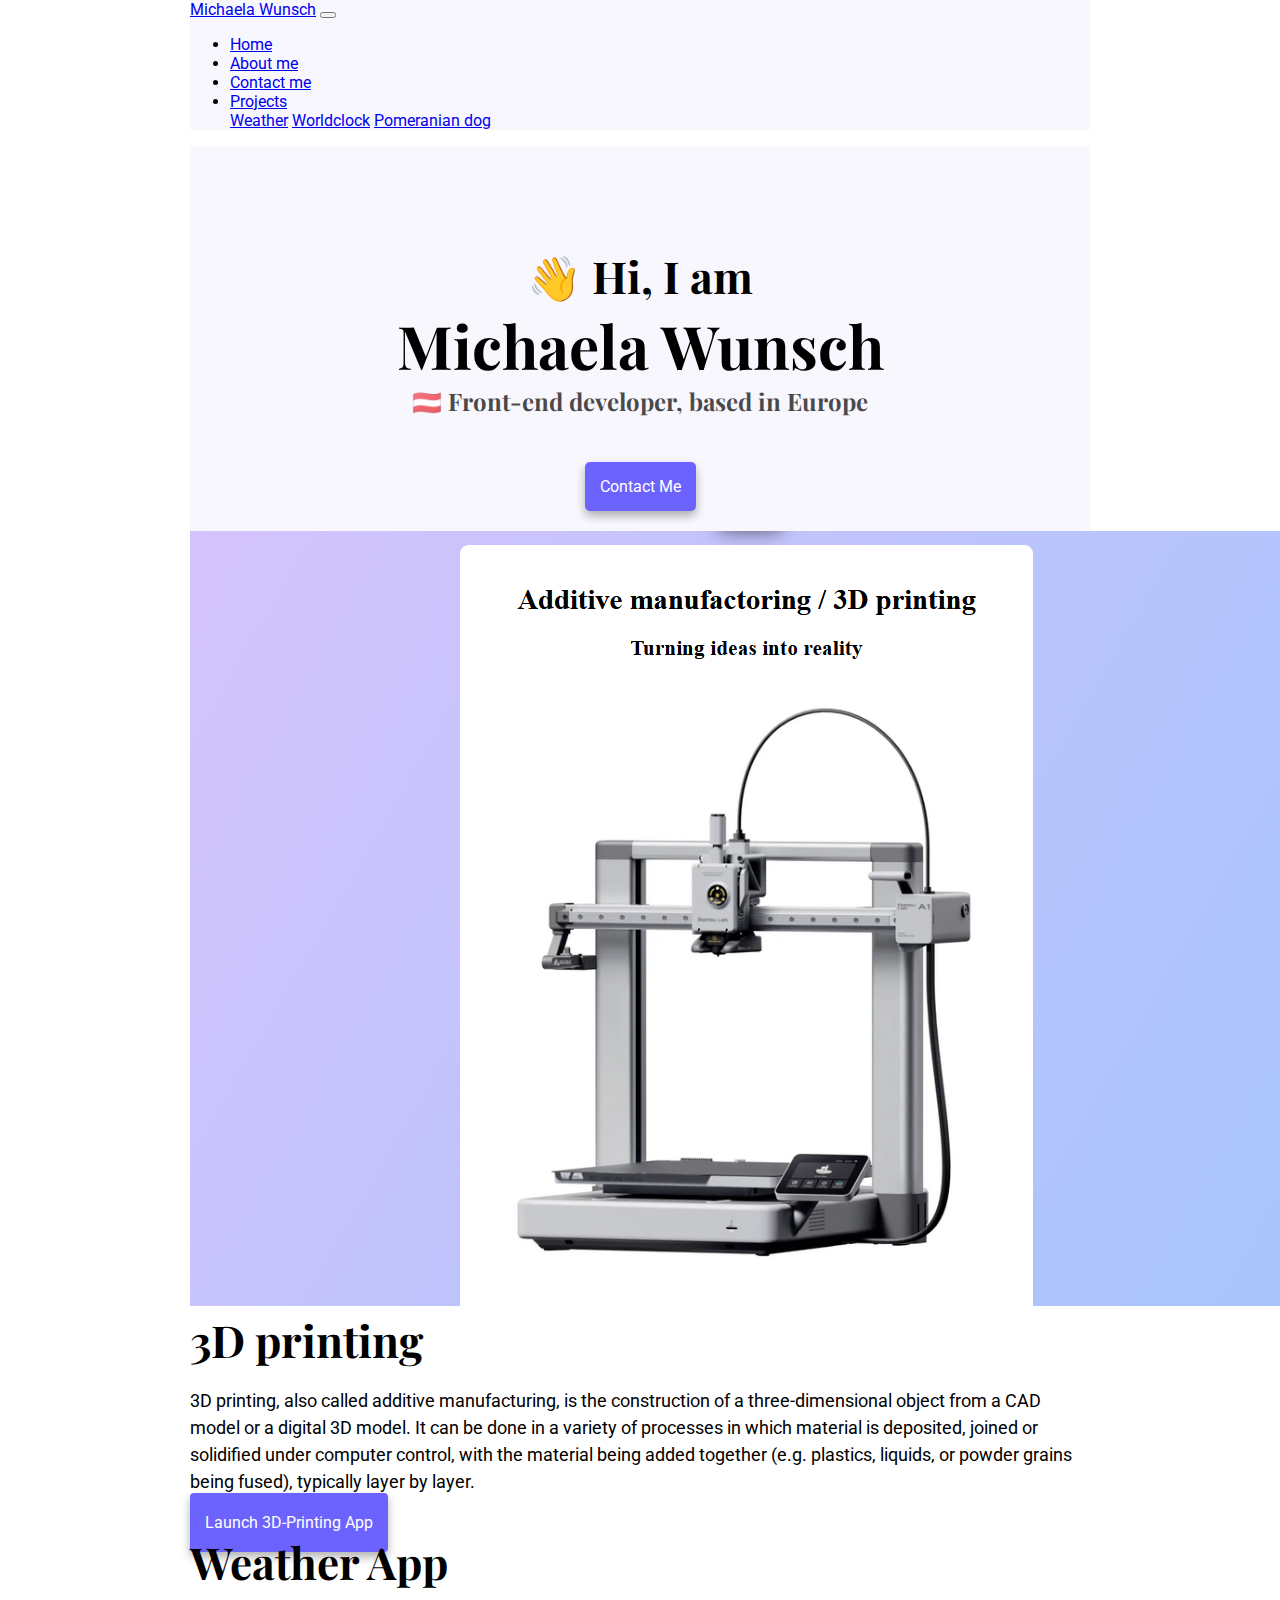
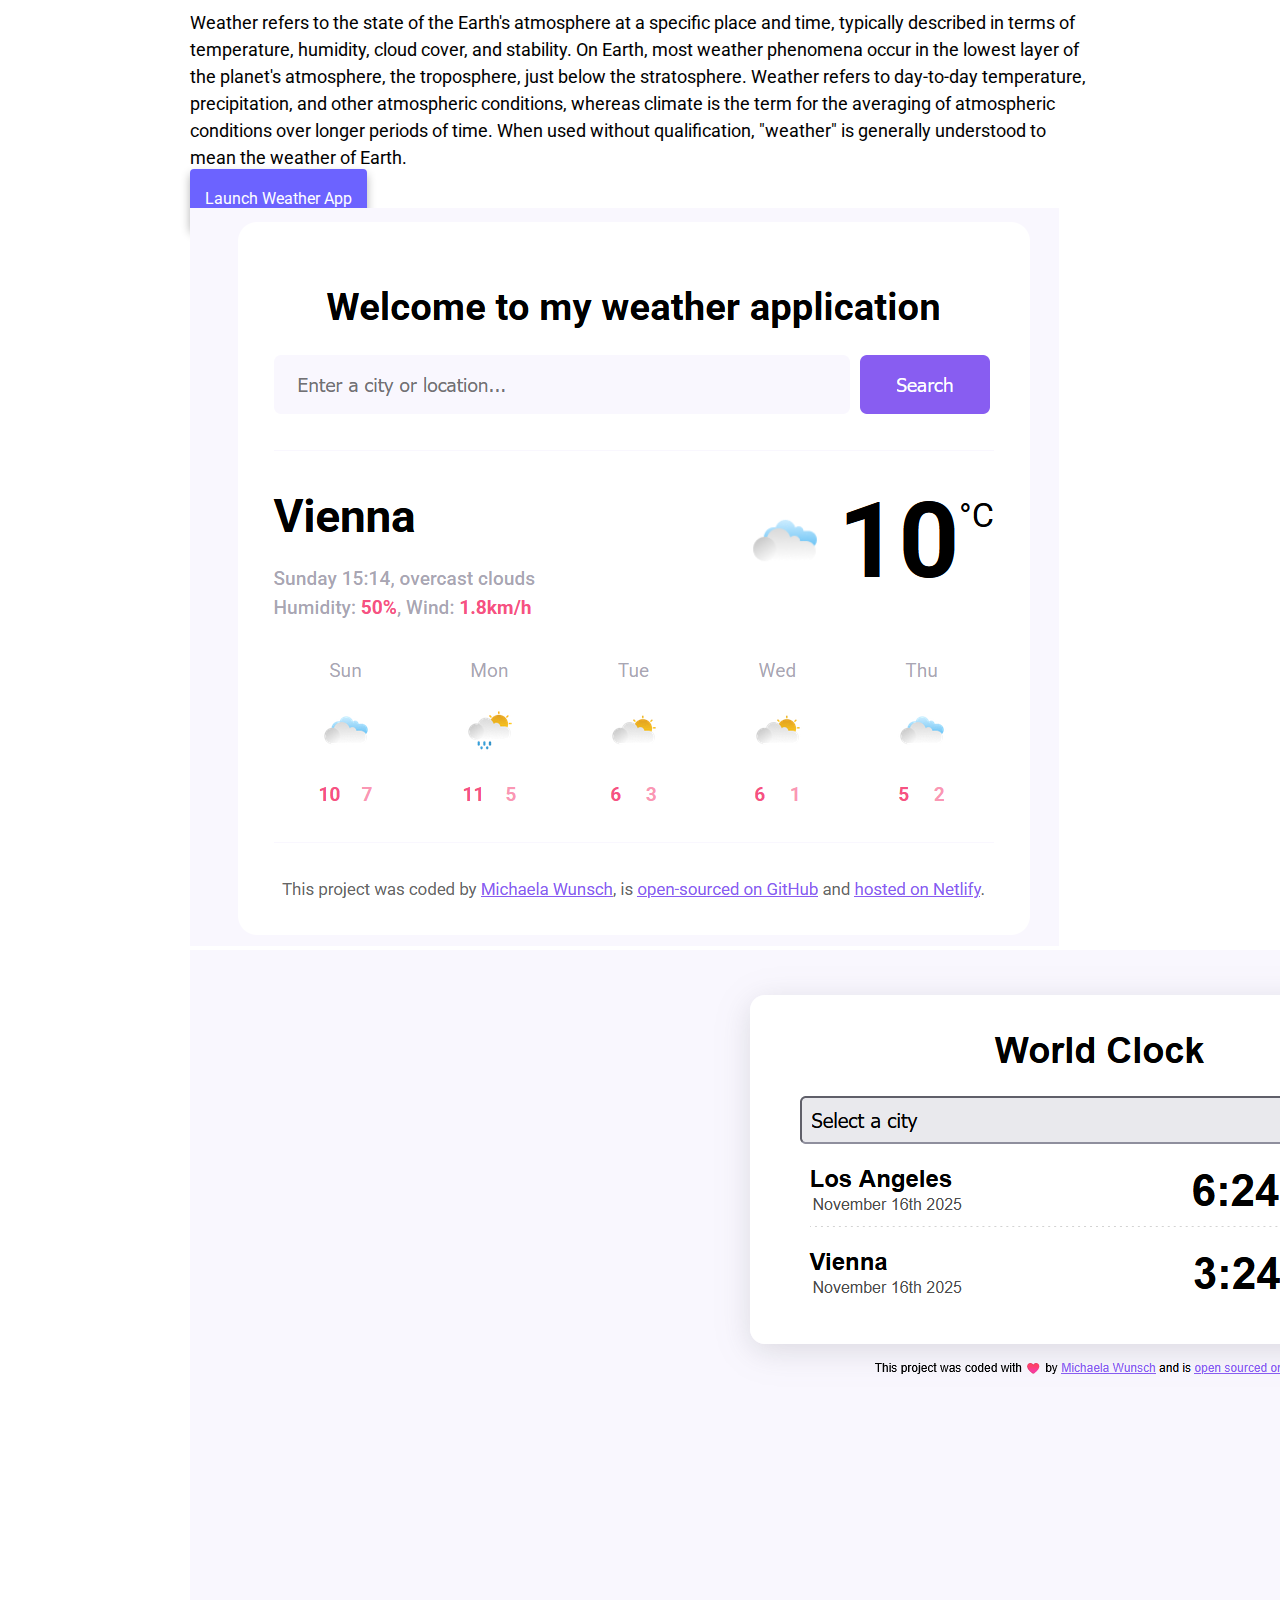
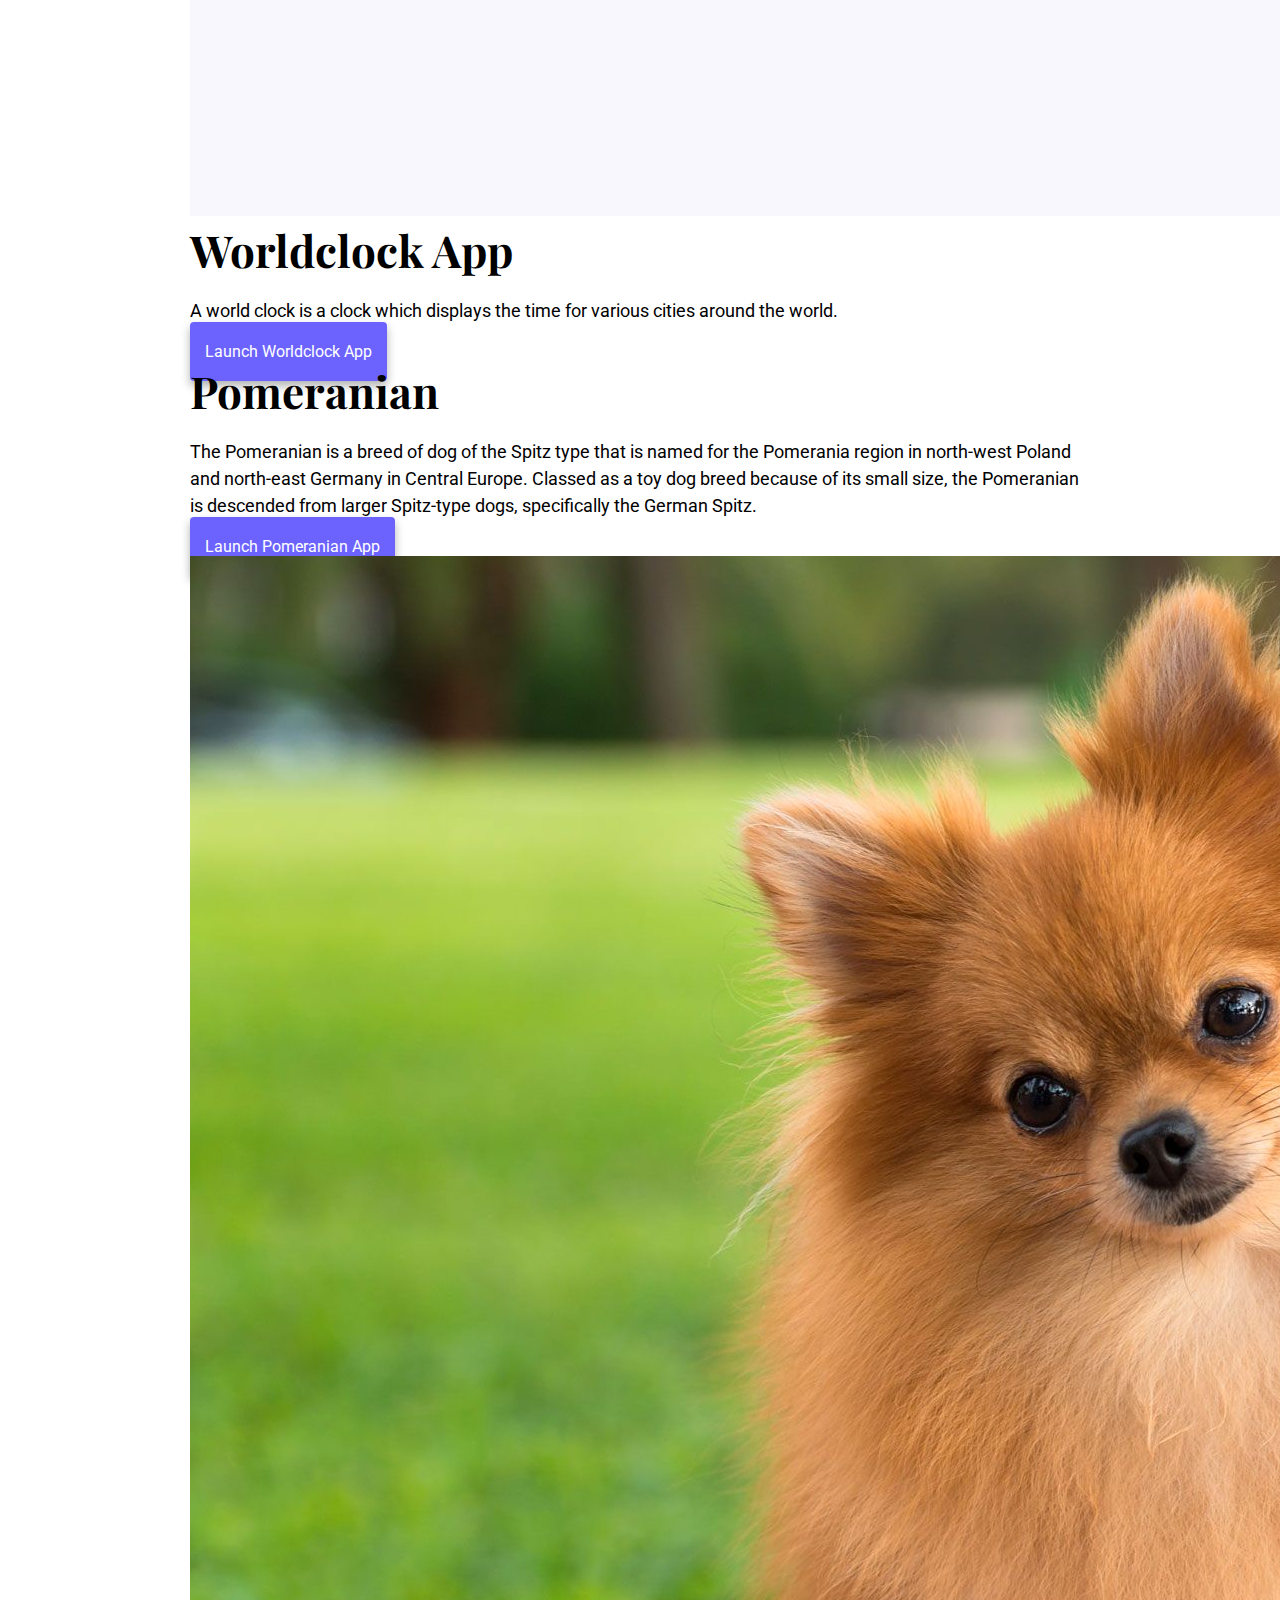
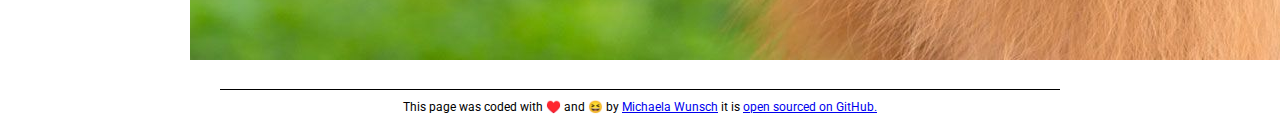
<file: index.html>
<!doctype html>
<html lang="en">
  <head>
    <meta charset="UTF-8" />
    <meta http-equiv="X-UA-Compatible" content="IE=edge" />
    <meta name="viewport" content="width=device-width, initial-scale=1.0" />
    <title>Front-end Developer Michaela Wunsch - wunschcoding.at</title>
    <link
      href="https://cdn.jsdelivr.net/npm/bootstrap@5.3.8/dist/css/bootstrap.min.css"
      rel="stylesheet"
      integrity="sha384-sRIl4kxILFvY47J16cr9ZwB07vP4J8+LH7qKQnuqkuIAvNWLzeN8tE5YBujZqJLB"
      crossorigin="anonymous"
    />
    <meta
      name="description"
      content="Front-end developer Michaela Wunsch from Austria"
    />
    <link rel="stylesheet" href="src/style.css" />
  </head>
  <body>
    <header>
      <div class="header-placeholder"></div>
    </header>
    <div class="first-section text-center rounded-3">
      <h2>👋 Hi, I am</h2>
      <h1>Michaela Wunsch</h1>
      <h3 class="mt-1">🇦🇹 Front-end developer, based in Europe</h3>
      <div class="navigation-links mb-5">
        <a
          href="about.html#contact"
          class="contact-link"
          title="contact information"
          >Contact me</a
        >
      </div>
    </div>
    <div class="container">
      <div class="row">
        <div class="col d-none d-md-block">
          <img
            src="images/3D-printing.png"
            alt="3D-printing page screenshot"
            class="img-fluid rounded"
          />
        </div>
        <div class="col">
          <h2 class="mb-3 text-center">3D printing</h2>
          <p>
            3D printing, also called additive manufacturing, is the construction
            of a three-dimensional object from a CAD model or a digital 3D
            model. It can be done in a variety of processes in which material is
            deposited, joined or solidified under computer control, with the
            material being added together (e.g. plastics, liquids, or powder
            grains being fused), typically layer by layer.
          </p>
          <div class="mt-5 text-lg-center">
            <a
              href="hobby.html"
              class="rounded app-link"
              title="to 3D-printing page"
              >Launch 3D-printing App</a
            >
          </div>
        </div>
      </div>
      <div class="row mt-5">
        <div class="col">
          <h2 class="mb-3 text-center">Weather App</h2>
          <p>
            Weather refers to the state of the Earth's atmosphere at a specific
            place and time, typically described in terms of temperature,
            humidity, cloud cover, and stability. On Earth, most weather
            phenomena occur in the lowest layer of the planet's atmosphere, the
            troposphere, just below the stratosphere. Weather refers to
            day-to-day temperature, precipitation, and other atmospheric
            conditions, whereas climate is the term for the averaging of
            atmospheric conditions over longer periods of time. When used
            without qualification, "weather" is generally understood to mean the
            weather of Earth.
          </p>
          <div class="mt-5 text-lg-center">
            <a
              href="/weather-app.html"
              class="rounded app-link"
              title="to weather app page"
              >Launch Weather App</a
            >
          </div>
        </div>
        <div class="col align-middle d-none d-md-block">
          <img
            src="images/weather_app.png"
            alt="Weather App screenshot"
            class="img-fluid rounded"
          />
        </div>
      </div>
      <div class="row mt-5">
        <div class="col align-middle d-none d-md-block">
          <img
            src="images/world-clock.png"
            alt="3D printing page screenshot"
            class="img-fluid rounded"
          />
        </div>

        <div class="col">
          <h2 class="mb-3 text-center">Worldclock App</h2>
          <p>
            A world clock is a clock which displays the time for various cities
            around the world.
          </p>
          <div class="mt-5 text-lg-center">
            <a
              href="world-clock.html"
              class="rounded app-link"
              title="to Worldclock app"
              >Launch Worldclock App</a
            >
          </div>
        </div>
      </div>
      <div class="row mt-5">
        <div class="col">
          <h2 class="mb-3 text-center">Pomeranian</h2>
          <p>
            The Pomeranian is a breed of dog of the Spitz type that is named for
            the Pomerania region in north-west Poland and north-east Germany in
            Central Europe. Classed as a toy dog breed because of its small
            size, the Pomeranian is descended from larger Spitz-type dogs,
            specifically the German Spitz.
          </p>
          <div class="mt-5 text-lg-center">
            <a href="#" class="rounded app-link" title="to Pomeranian app"
              >Launch Pomeranian App</a
            >
          </div>
        </div>
        <div class="col-md-6 align-middle d-none d-md-block">
          <img
            src="images/Pomeranian-dog.jpg"
            alt="3D printing page screenshot"
            class="img-fluid rounded"
          />
        </div>
      </div>
    </div>
    <footer>
      <div class="footer-placeholder"></div>
    </footer>
    <script
      src="https://cdn.jsdelivr.net/npm/bootstrap@5.3.8/dist/js/bootstrap.bundle.min.js"
      integrity="sha384-FKyoEForCGlyvwx9Hj09JcYn3nv7wiPVlz7YYwJrWVcXK/BmnVDxM+D2scQbITxI"
      crossorigin="anonymous"
    ></script>
    <script src="src/main.js"></script>
  </body>
</html>
</file>
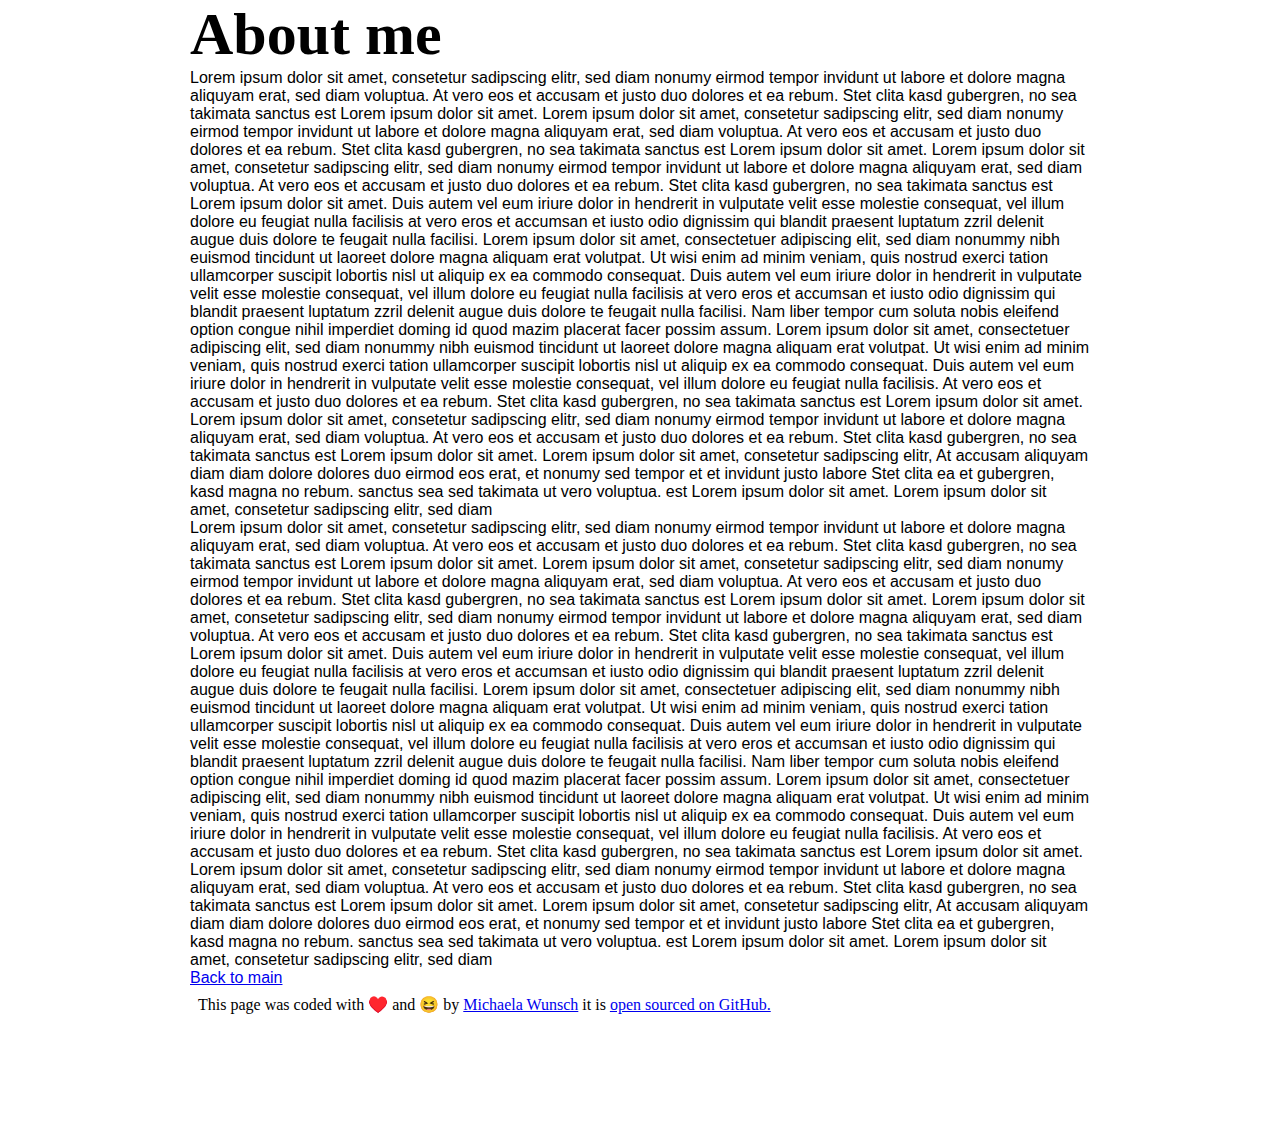
<file: about-me.html>
<!DOCTYPE html>
<html lang="en">
  <head>
    <meta charset="UTF-8" />
    <meta name="viewport" content="width=device-width, initial-scale=1.0" />
    <title>About me</title>
    <link rel="stylesheet" href="src/style.css" />
  </head>
  <body>
    <h1>About me</h1>
    <div>
      Lorem ipsum dolor sit amet, consetetur sadipscing elitr, sed diam nonumy
      eirmod tempor invidunt ut labore et dolore magna aliquyam erat, sed diam
      voluptua. At vero eos et accusam et justo duo dolores et ea rebum. Stet
      clita kasd gubergren, no sea takimata sanctus est Lorem ipsum dolor sit
      amet. Lorem ipsum dolor sit amet, consetetur sadipscing elitr, sed diam
      nonumy eirmod tempor invidunt ut labore et dolore magna aliquyam erat, sed
      diam voluptua. At vero eos et accusam et justo duo dolores et ea rebum.
      Stet clita kasd gubergren, no sea takimata sanctus est Lorem ipsum dolor
      sit amet. Lorem ipsum dolor sit amet, consetetur sadipscing elitr, sed
      diam nonumy eirmod tempor invidunt ut labore et dolore magna aliquyam
      erat, sed diam voluptua. At vero eos et accusam et justo duo dolores et ea
      rebum. Stet clita kasd gubergren, no sea takimata sanctus est Lorem ipsum
      dolor sit amet. Duis autem vel eum iriure dolor in hendrerit in vulputate
      velit esse molestie consequat, vel illum dolore eu feugiat nulla facilisis
      at vero eros et accumsan et iusto odio dignissim qui blandit praesent
      luptatum zzril delenit augue duis dolore te feugait nulla facilisi. Lorem
      ipsum dolor sit amet, consectetuer adipiscing elit, sed diam nonummy nibh
      euismod tincidunt ut laoreet dolore magna aliquam erat volutpat. Ut wisi
      enim ad minim veniam, quis nostrud exerci tation ullamcorper suscipit
      lobortis nisl ut aliquip ex ea commodo consequat. Duis autem vel eum
      iriure dolor in hendrerit in vulputate velit esse molestie consequat, vel
      illum dolore eu feugiat nulla facilisis at vero eros et accumsan et iusto
      odio dignissim qui blandit praesent luptatum zzril delenit augue duis
      dolore te feugait nulla facilisi. Nam liber tempor cum soluta nobis
      eleifend option congue nihil imperdiet doming id quod mazim placerat facer
      possim assum. Lorem ipsum dolor sit amet, consectetuer adipiscing elit,
      sed diam nonummy nibh euismod tincidunt ut laoreet dolore magna aliquam
      erat volutpat. Ut wisi enim ad minim veniam, quis nostrud exerci tation
      ullamcorper suscipit lobortis nisl ut aliquip ex ea commodo consequat.
      Duis autem vel eum iriure dolor in hendrerit in vulputate velit esse
      molestie consequat, vel illum dolore eu feugiat nulla facilisis. At vero
      eos et accusam et justo duo dolores et ea rebum. Stet clita kasd
      gubergren, no sea takimata sanctus est Lorem ipsum dolor sit amet. Lorem
      ipsum dolor sit amet, consetetur sadipscing elitr, sed diam nonumy eirmod
      tempor invidunt ut labore et dolore magna aliquyam erat, sed diam
      voluptua. At vero eos et accusam et justo duo dolores et ea rebum. Stet
      clita kasd gubergren, no sea takimata sanctus est Lorem ipsum dolor sit
      amet. Lorem ipsum dolor sit amet, consetetur sadipscing elitr, At accusam
      aliquyam diam diam dolore dolores duo eirmod eos erat, et nonumy sed
      tempor et et invidunt justo labore Stet clita ea et gubergren, kasd magna
      no rebum. sanctus sea sed takimata ut vero voluptua. est Lorem ipsum dolor
      sit amet. Lorem ipsum dolor sit amet, consetetur sadipscing elitr, sed
      diam
    </div>
    <div>
      Lorem ipsum dolor sit amet, consetetur sadipscing elitr, sed diam nonumy
      eirmod tempor invidunt ut labore et dolore magna aliquyam erat, sed diam
      voluptua. At vero eos et accusam et justo duo dolores et ea rebum. Stet
      clita kasd gubergren, no sea takimata sanctus est Lorem ipsum dolor sit
      amet. Lorem ipsum dolor sit amet, consetetur sadipscing elitr, sed diam
      nonumy eirmod tempor invidunt ut labore et dolore magna aliquyam erat, sed
      diam voluptua. At vero eos et accusam et justo duo dolores et ea rebum.
      Stet clita kasd gubergren, no sea takimata sanctus est Lorem ipsum dolor
      sit amet. Lorem ipsum dolor sit amet, consetetur sadipscing elitr, sed
      diam nonumy eirmod tempor invidunt ut labore et dolore magna aliquyam
      erat, sed diam voluptua. At vero eos et accusam et justo duo dolores et ea
      rebum. Stet clita kasd gubergren, no sea takimata sanctus est Lorem ipsum
      dolor sit amet. Duis autem vel eum iriure dolor in hendrerit in vulputate
      velit esse molestie consequat, vel illum dolore eu feugiat nulla facilisis
      at vero eros et accumsan et iusto odio dignissim qui blandit praesent
      luptatum zzril delenit augue duis dolore te feugait nulla facilisi. Lorem
      ipsum dolor sit amet, consectetuer adipiscing elit, sed diam nonummy nibh
      euismod tincidunt ut laoreet dolore magna aliquam erat volutpat. Ut wisi
      enim ad minim veniam, quis nostrud exerci tation ullamcorper suscipit
      lobortis nisl ut aliquip ex ea commodo consequat. Duis autem vel eum
      iriure dolor in hendrerit in vulputate velit esse molestie consequat, vel
      illum dolore eu feugiat nulla facilisis at vero eros et accumsan et iusto
      odio dignissim qui blandit praesent luptatum zzril delenit augue duis
      dolore te feugait nulla facilisi. Nam liber tempor cum soluta nobis
      eleifend option congue nihil imperdiet doming id quod mazim placerat facer
      possim assum. Lorem ipsum dolor sit amet, consectetuer adipiscing elit,
      sed diam nonummy nibh euismod tincidunt ut laoreet dolore magna aliquam
      erat volutpat. Ut wisi enim ad minim veniam, quis nostrud exerci tation
      ullamcorper suscipit lobortis nisl ut aliquip ex ea commodo consequat.
      Duis autem vel eum iriure dolor in hendrerit in vulputate velit esse
      molestie consequat, vel illum dolore eu feugiat nulla facilisis. At vero
      eos et accusam et justo duo dolores et ea rebum. Stet clita kasd
      gubergren, no sea takimata sanctus est Lorem ipsum dolor sit amet. Lorem
      ipsum dolor sit amet, consetetur sadipscing elitr, sed diam nonumy eirmod
      tempor invidunt ut labore et dolore magna aliquyam erat, sed diam
      voluptua. At vero eos et accusam et justo duo dolores et ea rebum. Stet
      clita kasd gubergren, no sea takimata sanctus est Lorem ipsum dolor sit
      amet. Lorem ipsum dolor sit amet, consetetur sadipscing elitr, At accusam
      aliquyam diam diam dolore dolores duo eirmod eos erat, et nonumy sed
      tempor et et invidunt justo labore Stet clita ea et gubergren, kasd magna
      no rebum. sanctus sea sed takimata ut vero voluptua. est Lorem ipsum dolor
      sit amet. Lorem ipsum dolor sit amet, consetetur sadipscing elitr, sed
      diam
    </div>

    <a href="index.html" id="back-to-main-page">Back to main</a>
    <div id="footerDiv">
      <object
        type="text/html"
        data="footer.html"
        style="overflow: auto; width: 100%; height: 100%"
      ></object>
    </div>
  </body>
</html>
</file>
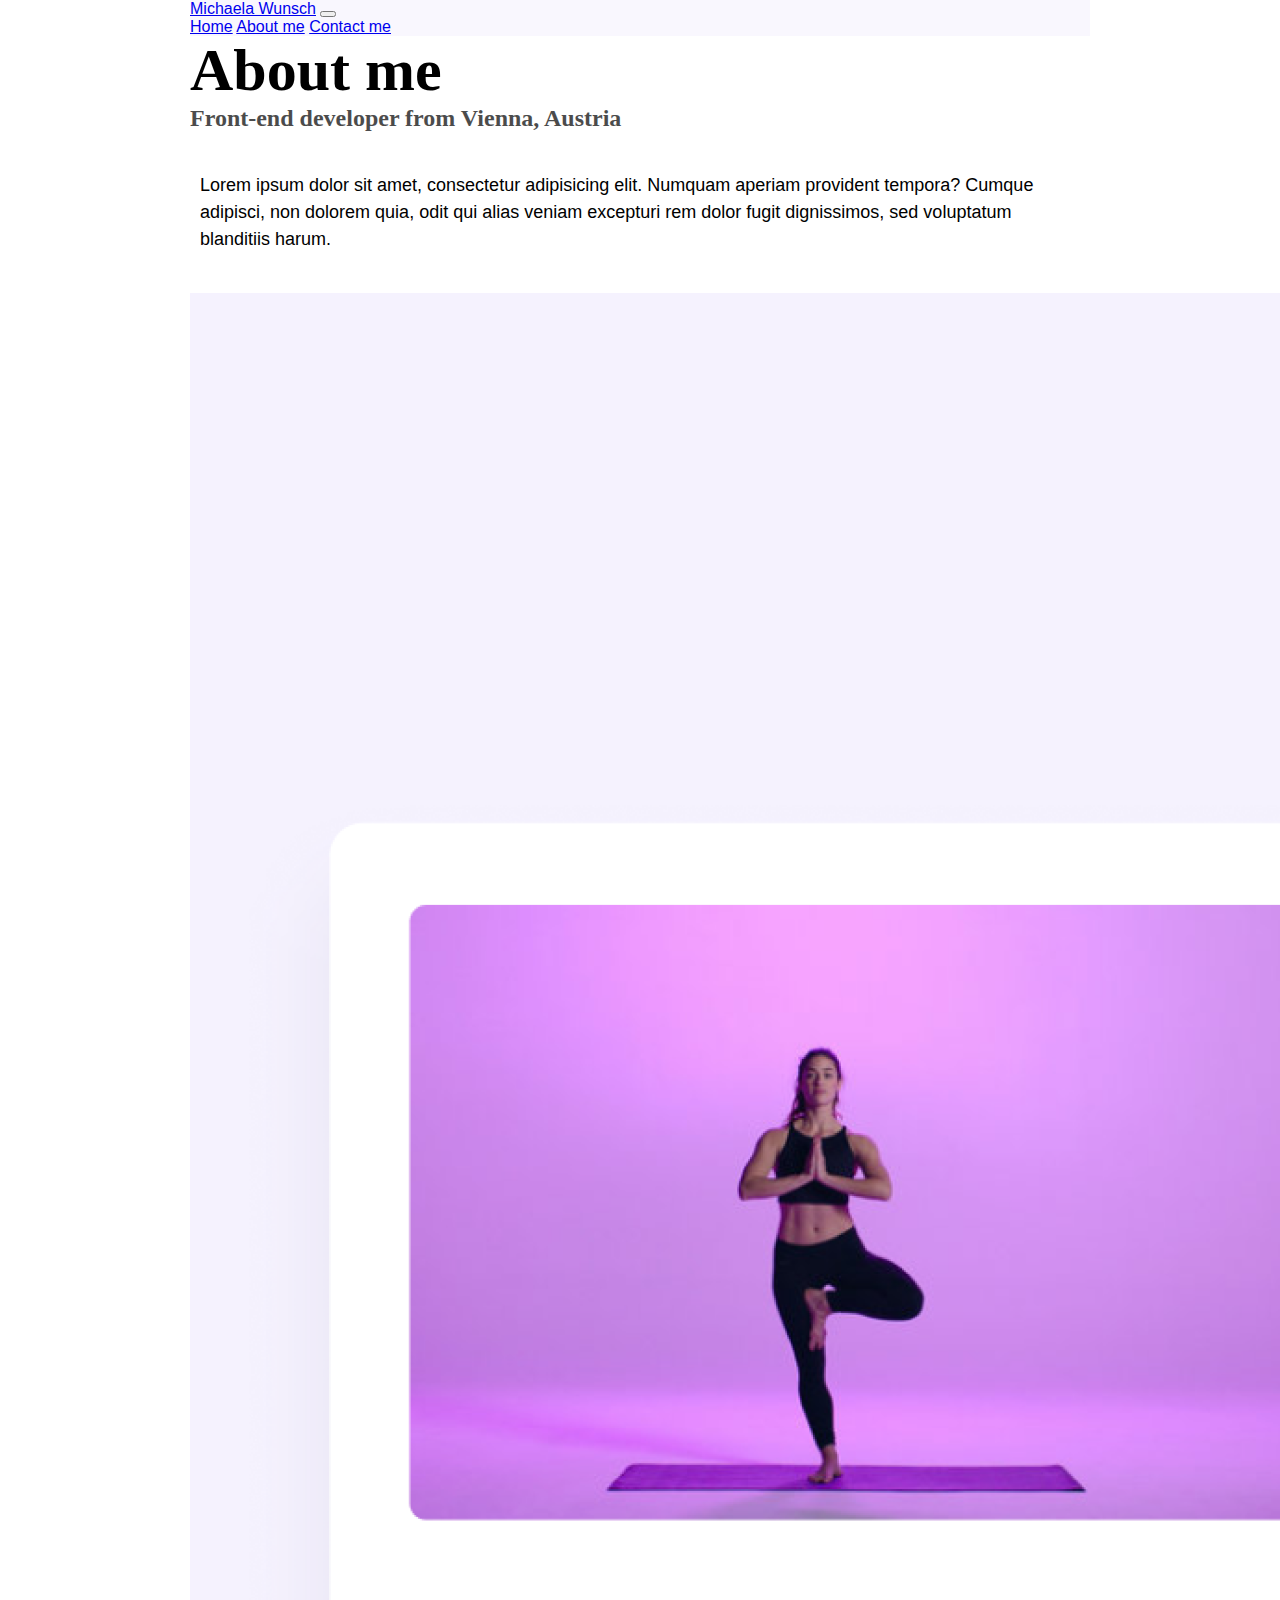
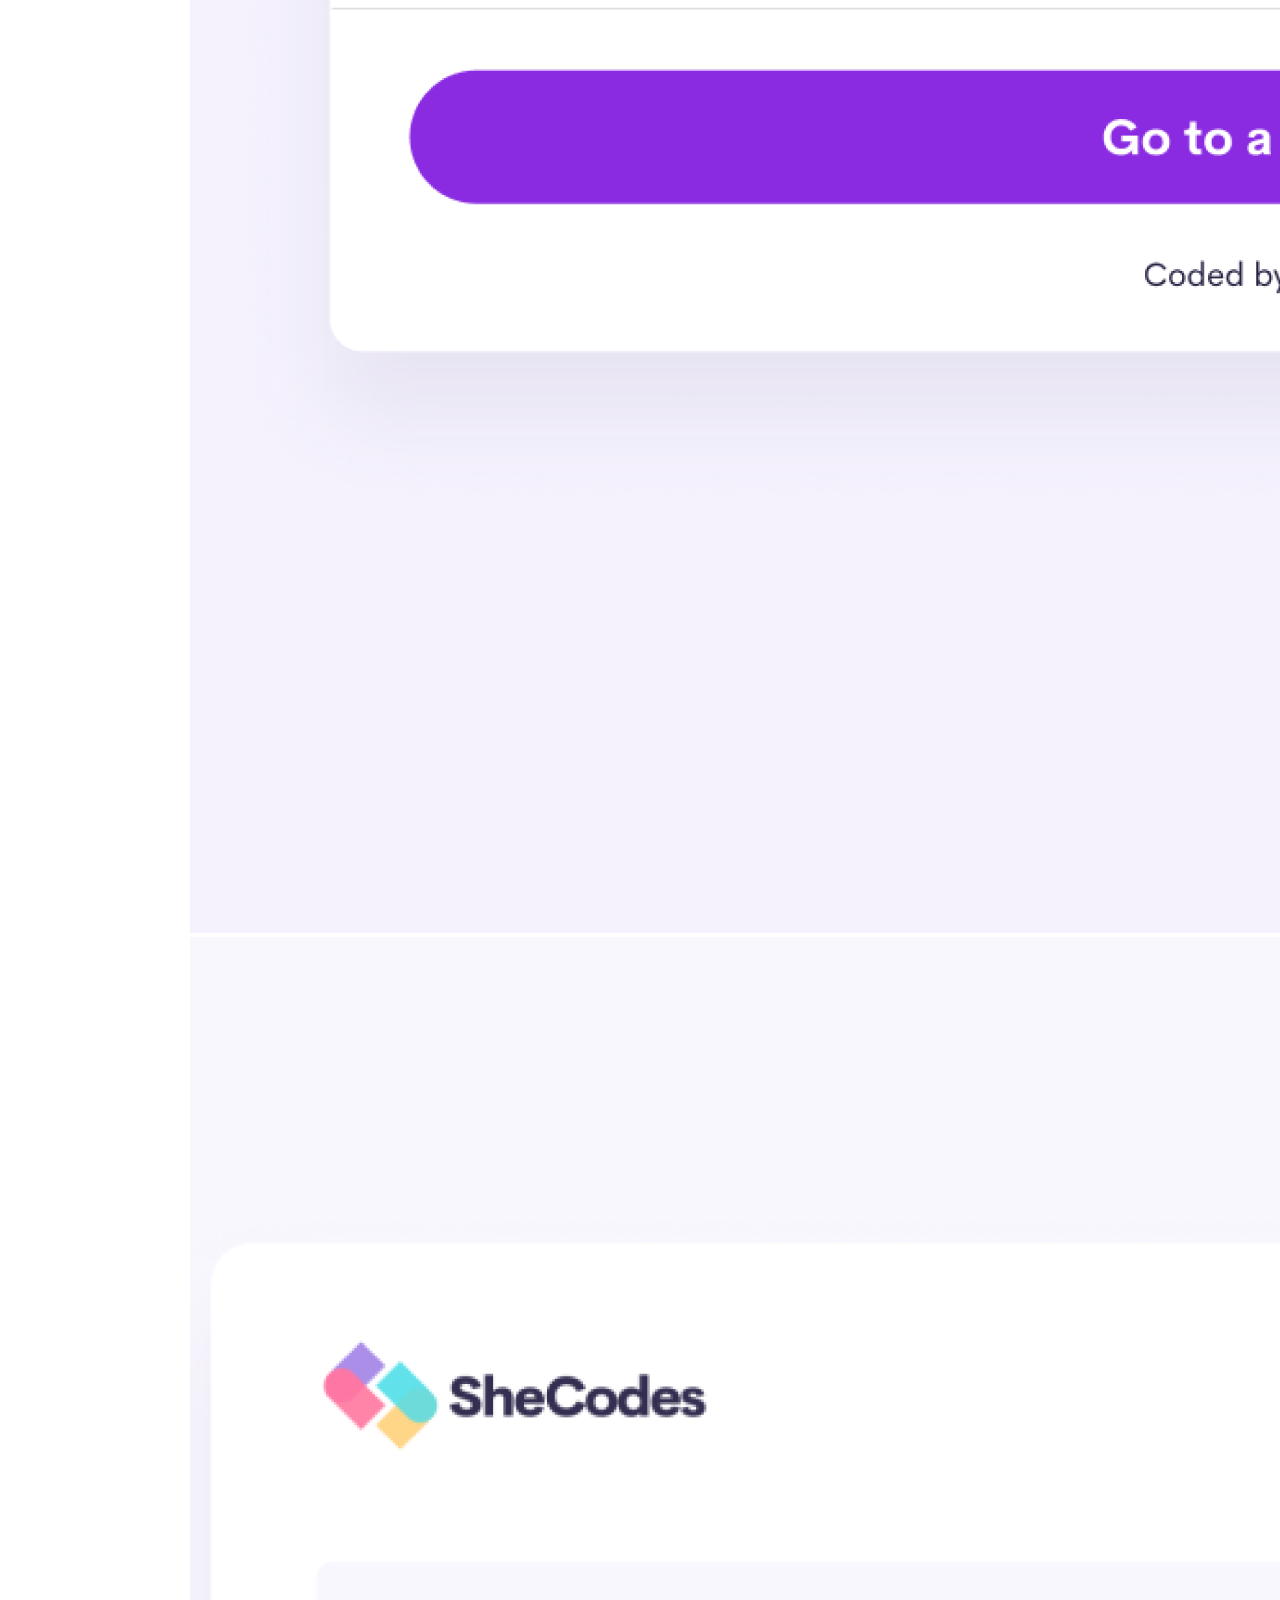
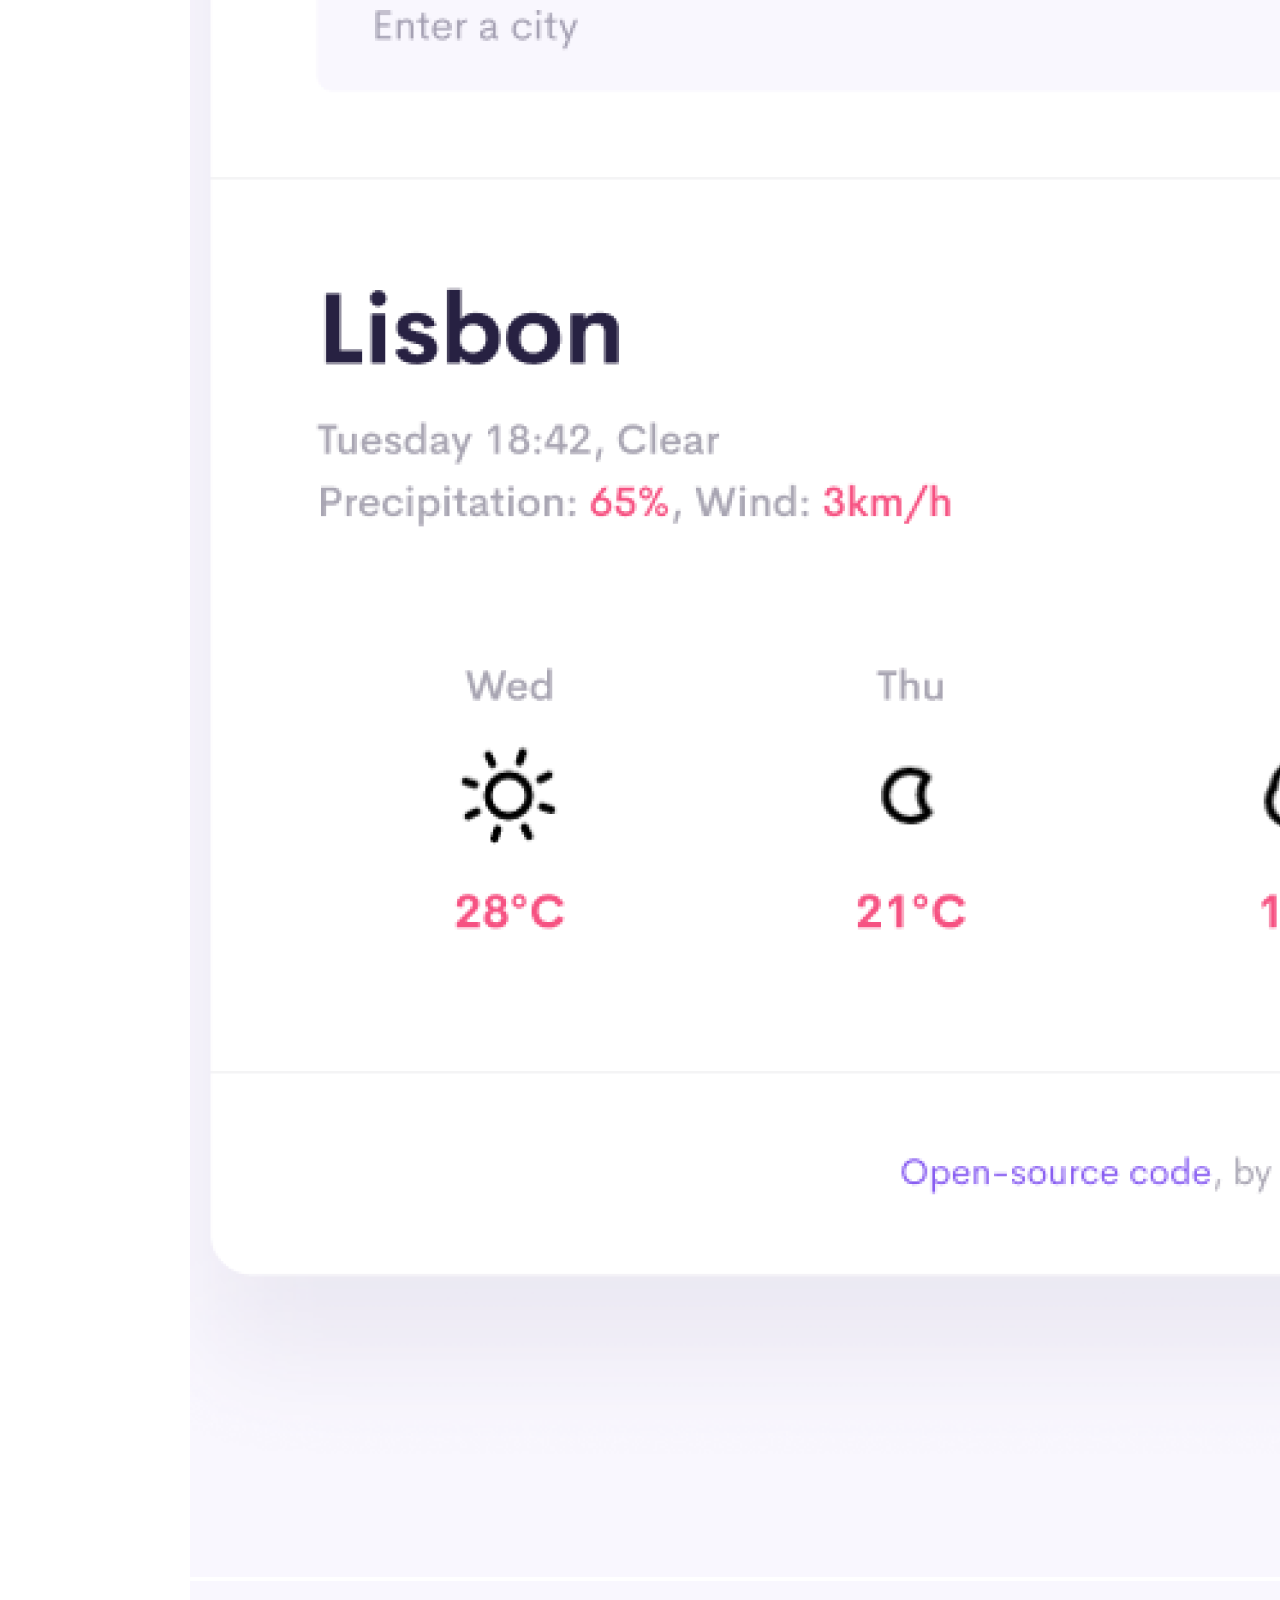
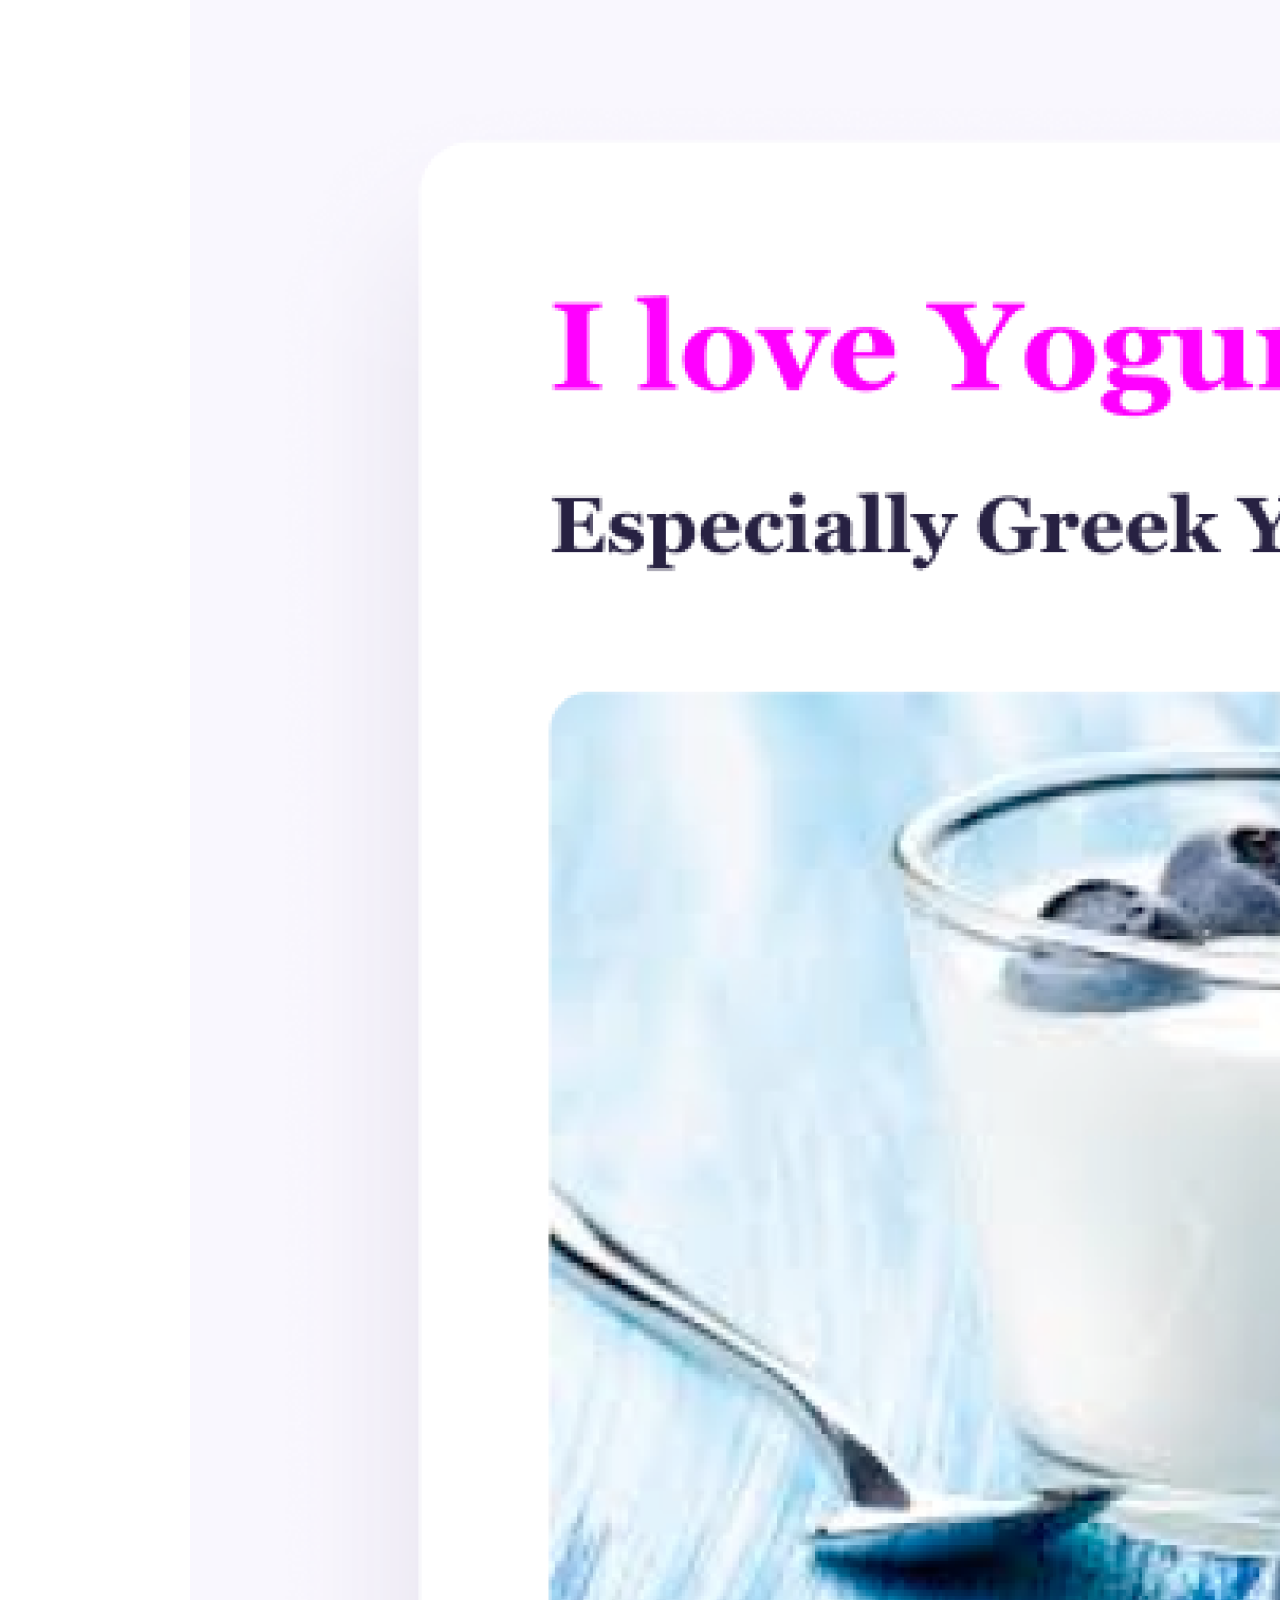
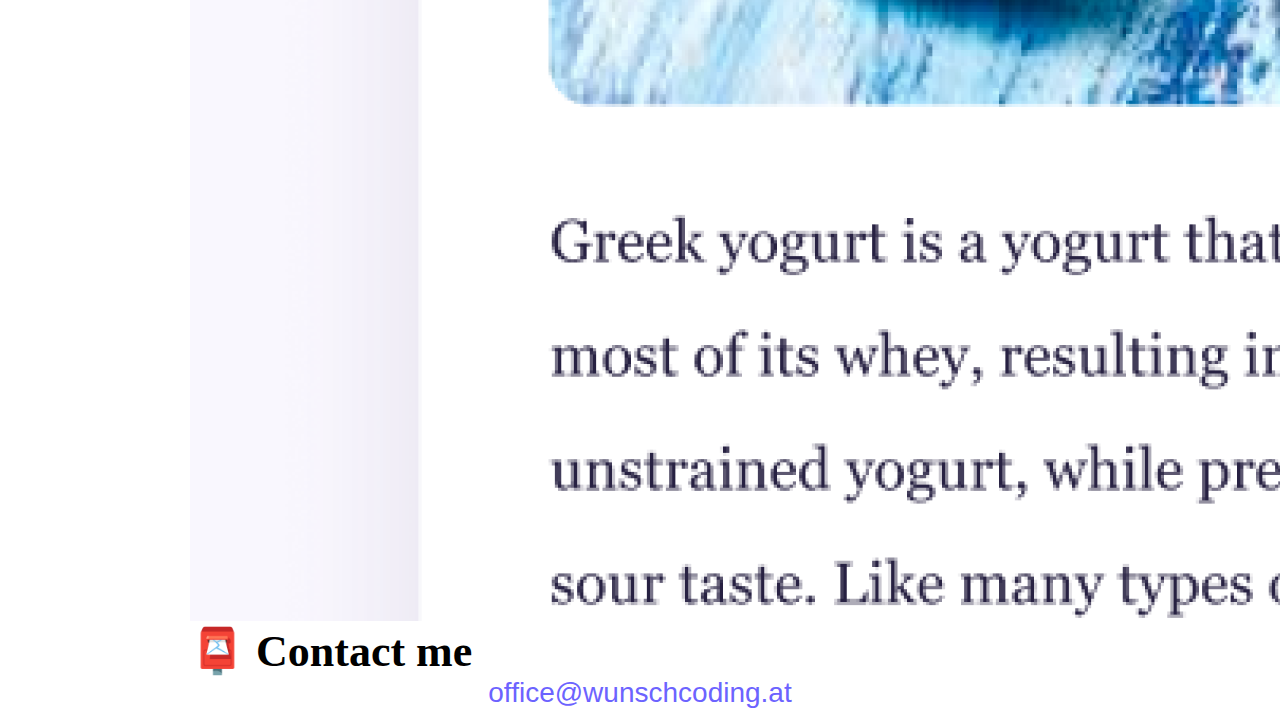
<file: about.html>
<!DOCTYPE html>
<html lang="en">
  <head>
    <meta charset="UTF-8" />
    <meta http-equiv="X-UA-Compatible" content="IE=edge" />
    <meta name="viewport" content="width=device-width, initial-scale=1.0" />
    <link
      href="https://cdn.jsdelivr.net/npm/bootstrap@5.3.8/dist/css/bootstrap.min.css"
      rel="stylesheet"
      integrity="sha384-sRIl4kxILFvY47J16cr9ZwB07vP4J8+LH7qKQnuqkuIAvNWLzeN8tE5YBujZqJLB"
      crossorigin="anonymous"
    />
    <link rel="stylesheet" href="src/style.css" />
    <title>About Michaela Wunsch</title>
  </head>
  <body>
    <nav class="navbar fixed-top navbar-expand-lg bg-body-tertiary">
      <div class="container-fluid">
        <a class="navbar-brand" href="/index.html">Michaela Wunsch</a>
        <button
          class="navbar-toggler"
          type="button"
          data-bs-toggle="collapse"
          data-bs-target="#navbarNavAltMarkup"
          aria-controls="navbarNavAltMarkup"
          aria-expanded="false"
          aria-label="Toggle navigation"
        >
          <span class="navbar-toggler-icon"></span>
        </button>
        <div class="collapse navbar-collapse" id="navbarNavAltMarkup">
          <div class="navbar-nav">
            <a class="nav-link" aria-current="page" href="/index.html">Home</a>
            <a class="nav-link active" href="about.html">About me</a>
            <a class="nav-link" href="about.html#contact">Contact me</a>
          </div>
        </div>
      </div>
    </nav>
    <h1 class="text-center">About me</h1>
    <h3 class="text-center">Front-end developer from Vienna, Austria</h3>
    <div class="about-paragraphs text-center">
      <p>
        Lorem ipsum dolor sit amet, consectetur adipisicing elit. Numquam
        aperiam provident tempora? Cumque adipisci, non dolorem quia, odit qui
        alias veniam excepturi rem dolor fugit dignissimos, sed voluptatum
        blanditiis harum.
      </p>
    </div>
    <div class="container">
      <div class="row">
        <div class="col-sm-4">
          <img
            src="images/yoga.png"
            alt="Yoga App screenshot"
            class="img-fluid rounded p-2 shadow"
          />
        </div>
        <div class="col-sm-4">
          <img
            src="images/weather.png"
            alt="Weather App screenshot"
            class="img-fluid rounded p-2 shadow"
          />
        </div>
        <div class="col-sm-4">
          <img
            src="images/yogurt.png"
            alt="Yogurt App screenshot"
            class="img-fluid rounded p-2 shadow"
          />
        </div>
      </div>
      <div class="row mt-5">
        <div class="col-12">
          <div id="contact">
            <h2 class="text-center">📮 Contact me</h2>
            <a href="mailto:office@wunschcoding.at" class="email-link">
              office@wunschcoding.at
            </a>
          </div>
        </div>
      </div>
    </div>
    <script
      src="https://cdn.jsdelivr.net/npm/bootstrap@5.3.8/dist/js/bootstrap.bundle.min.js"
      integrity="sha384-FKyoEForCGlyvwx9Hj09JcYn3nv7wiPVlz7YYwJrWVcXK/BmnVDxM+D2scQbITxI"
      crossorigin="anonymous"
    ></script>
  </body>
</html>
</file>
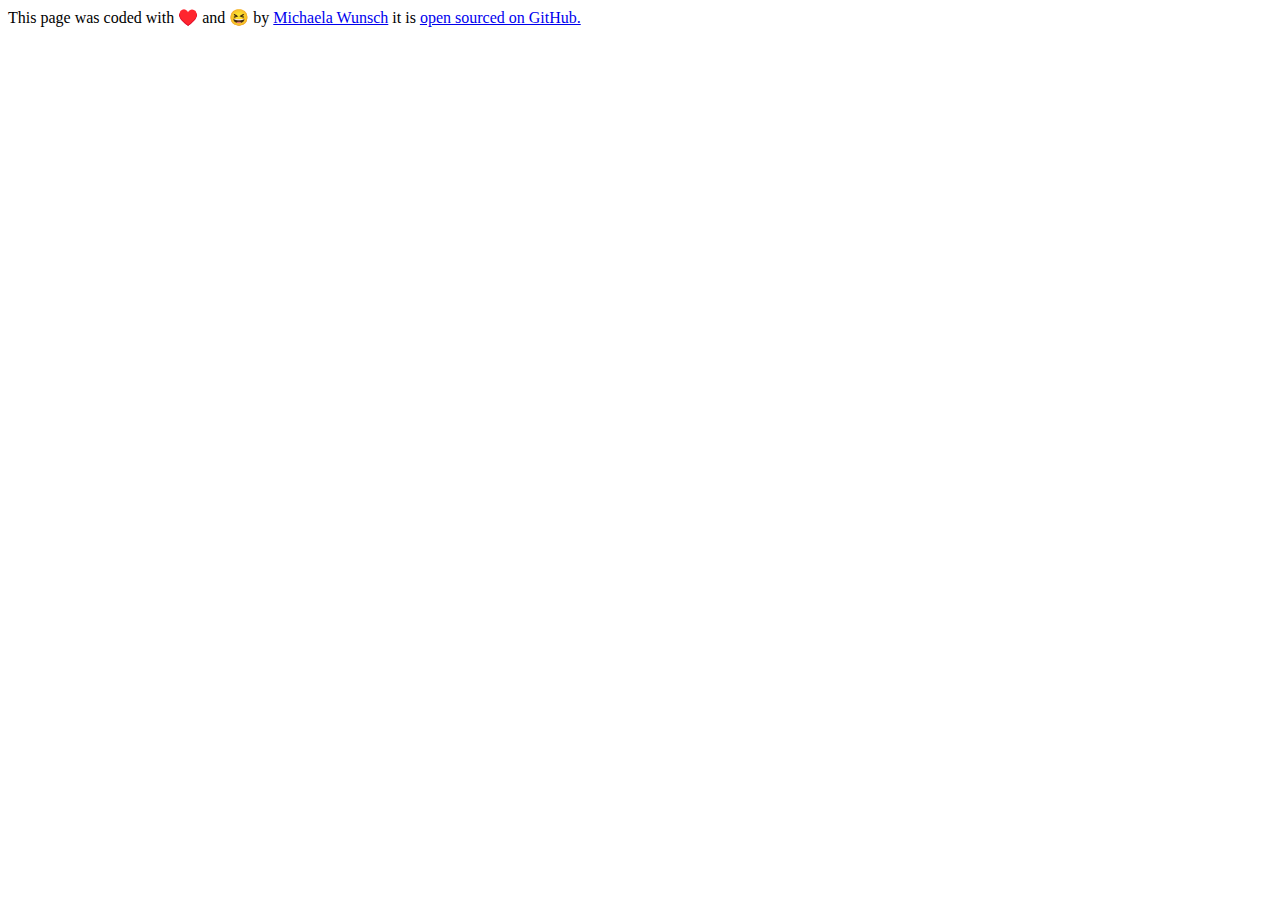
<file: footer.html>
<!DOCTYPE html>
<html lang="en">
  <head>
    <meta charset="UTF-8" />
    <meta name="viewport" content="width=device-width, initial-scale=1.0" />
    <title>Footer - wunschcoding.at</title>
    <meta name="description" content="Footer for portfolio page" />
  </head>
  <body>
    <footer>
      This page was coded with ♥️ and 😆 by
      <a
        href="https://github.com/WunschCoding"
        title="to Michaela's GitHub page"
        >Michaela Wunsch</a
      >
      it is
      <a
        href="https://github.com/WunschCoding/portfolio"
        title="to the GitHub repository of this page"
      >
        open sourced on GitHub.</a
      >
    </footer>
  </body>
</html>
</file>
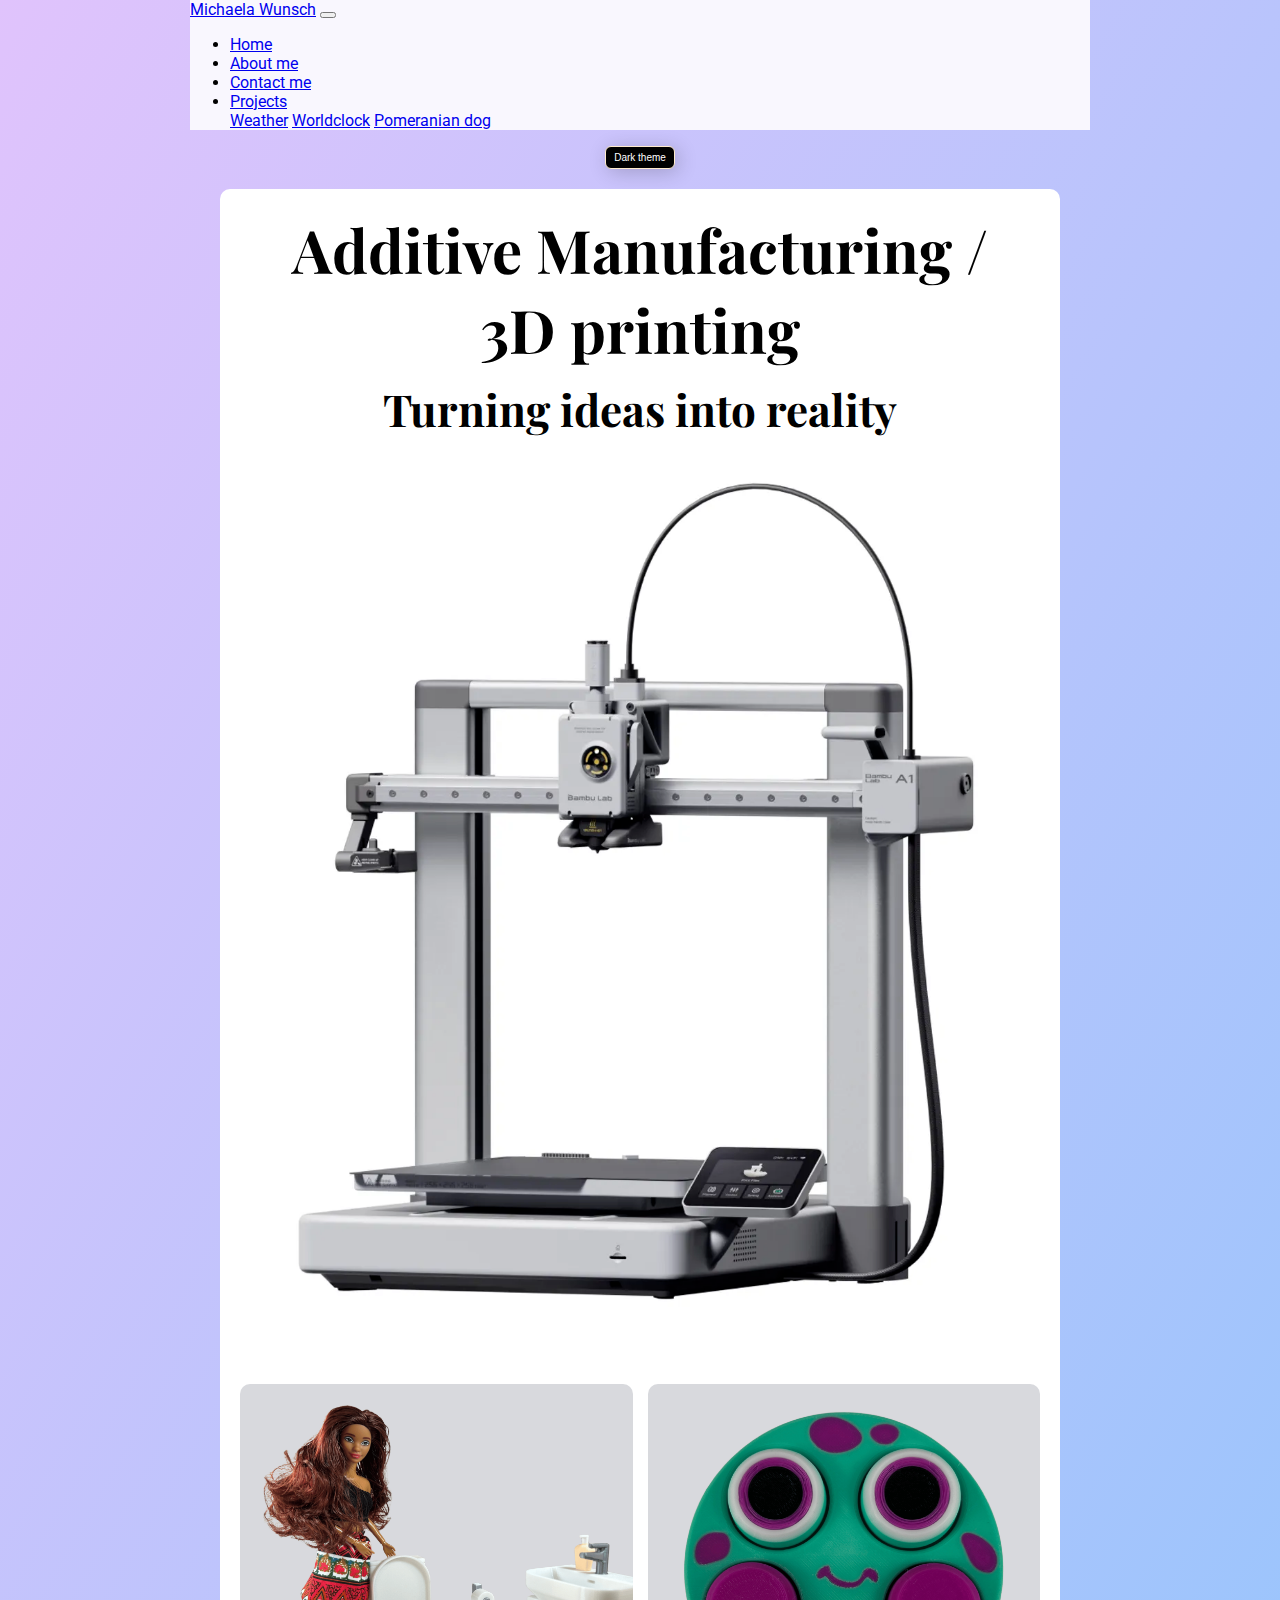
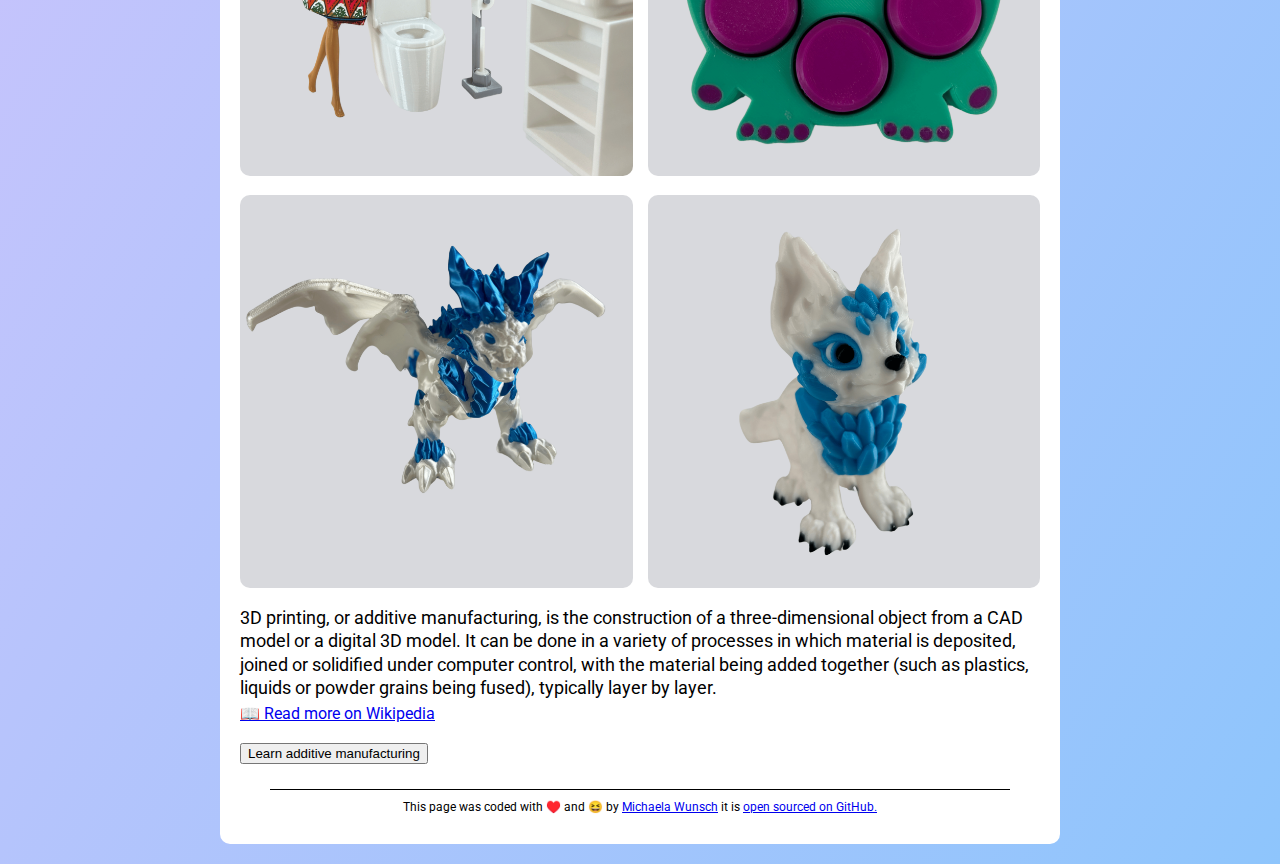
<file: hobby.html>
<!DOCTYPE html>
<html lang="en">
  <head>
    <meta http-equiv="content-type" content="text/html; charset=UTF-8" />
    <meta charset="UTF-8" />
    <meta name="viewport" content="width=device-width, initial-scale=1.0" />
    <title>Hobby 3D Printing - wunschcoding.at</title>
    <meta name="description" content="My hobby: 3D printing" />
    <link
      href="https://cdn.jsdelivr.net/npm/bootstrap@5.3.8/dist/css/bootstrap.min.css"
      rel="stylesheet"
      integrity="sha384-sRIl4kxILFvY47J16cr9ZwB07vP4J8+LH7qKQnuqkuIAvNWLzeN8tE5YBujZqJLB"
      crossorigin="anonymous"
    />

    <link rel="stylesheet" href="src/style.css" />

    <style>
      body {
        background: linear-gradient(120deg, #e0c3fc 0%, #8ec5fc 100%);
      }
      h1 {
        text-align: center;
      }
      h2 {
        text-align: center;
        margin-top: 10px;
      }
      .theme-button {
        display: block;
        margin: 10px auto;
        border: 1px solid blanchedalmond;
        box-shadow: 3px 3px 20px rgba(1, 1, 1, 0.2);
        padding: 10px 30px;
        border-radius: 10px;
        background: white;
        font-size: 24px;
        transition: all 200ms ease-in-out;
      }
      .theme-button:hover {
        background: skyblue;
        cursor: pointer;
        border: 1px solid darkslateblue;
      }
      img {
        max-width: 100%;
        border-radius: 10px;
      }
      p {
        font-size: 18px;
        line-height: 1.3;
        margin-bottom: 5px;
      }

      .main-container {
        max-width: 800px;
        background: white;
        padding: 20px;
        margin: 20px auto;
        border-radius: 10px;
      }
      .theme-button {
        font-size: 10px;
        background: black;
        color: white;
        padding: 5px 8px;
        border-radius: 6px;
      }
      .theme-button:hover {
        background: white;
        color: black;
      }
      .link-wiki {
        display: block;
        margin-top: 5px;
        margin-bottom: 20px;
        font-size: 16px;
      }
      .grid {
        display: grid;
        grid-template-columns: 1fr 1fr;
        grid-gap: 15px;
        margin-top: 20px;
      }
      .ThreeD-print-intro-picture {
        border-radius: 10px;
        transition: all 150ms ease-in-out;
      }
      .ThreeD-print-intro-picture:hover {
        transform: scale(1.2);
        filter: contrast(75%);
      }

      .dark {
        background: radial-gradient(
          circle at 74.2% 50.9%,
          rgb(14, 72, 222) 5.2%,
          rgb(3, 22, 65) 75.3%
        );
        color: white;
      }
      .dark .main-container {
        background: rgba(255, 255, 255, 0.1);
      }
      .dark a {
        color: plum;
      }
      .dark .theme-button {
        background: white;
        color: black;
      }
      .dark .theme-button:hover {
        background: black;
        color: white;
      }
      .dark theme-button {
        border: 1px solid darkslateblue;
        background: blanchedalmond;
        color: black;
        box-shadow: 3px 3px 15px rgba(255, 255, 255, 0.6);
      }
      .dark theme-button:hover {
        background: black;
        color: blanchedalmond;
        border: 1px solid blanchedalmond;
      }
    </style>
  </head>
  <body>
    <header>
      <div class="header-placeholder"></div>
    </header>
    <button class="theme-button">Dark theme</button>

    <div class="main-container">
      <h1>
        Additive Manufacturing /<br />
        3D printing
      </h1>
      <h2>Turning ideas into reality</h2>
      <a href="https://en.wikipedia.org/wiki/3D_printing" target="_blank">
        <img
          src="images/A1.png"
          alt="3D printer"
          class="ThreeD-print-intro-picture"
        />
      </a>
      <div class="grid">
        <a href="https://decoratedifferently.etsy.com/" target="_blank">
          <img
            src="images/1.png"
            alt="Bathroom for Barbie / fashion dolls 3D-printed"
            class="ThreeD-print-intro-picture"
          />
        </a>
        <a href="https://decoratedifferently.com/" target="_blank">
          <img
            src="images/2.png"
            alt="Fidget Clicker for ADHS 3D-printed"
            class="ThreeD-print-intro-picture"
          />
        </a>

        <img src="images/3.png" alt="Icedragon 3D-printed" />
        <img src="images/4.png" alt="Icefox 3D-printed" />
      </div>
      <p>
        3D printing, or additive manufacturing, is the construction of a
        three-dimensional object from a CAD model or a digital 3D model. It can
        be done in a variety of processes in which material is deposited, joined
        or solidified under computer control, with the material being added
        together (such as plastics, liquids or powder grains being fused),
        typically layer by layer.
      </p>
      <a
        class="link-wiki"
        href="https://en.wikipedia.org/wiki/3D_printing"
        target="_blank"
        >📖 Read more on Wikipedia</a
      >
      <button>Learn additive manufacturing</button>

      <footer>
        <div class="footer-placeholder"></div>
      </footer>
    </div>
    <script>
      function changeTheme() {
        let body = document.querySelector("body");
        if (body.classList.contains("dark")) {
          body.classList.remove("dark");
          let buttonDarkTheme = document.querySelector(".theme-button");
          buttonDarkTheme.innerHTML = "Dark theme";
        } else {
          body.classList.add("dark");
          let buttonDarkTheme = document.querySelector(".theme-button");
          buttonDarkTheme.innerHTML = "Light theme";
        }
      }

      let buttonDarkTheme = document.querySelector(".theme-button");
      buttonDarkTheme.addEventListener("click", changeTheme);
    </script>

    <script
      src="https://cdn.jsdelivr.net/npm/bootstrap@5.3.8/dist/js/bootstrap.bundle.min.js"
      integrity="sha384-FKyoEForCGlyvwx9Hj09JcYn3nv7wiPVlz7YYwJrWVcXK/BmnVDxM+D2scQbITxI"
      crossorigin="anonymous"
    ></script>
    <script src="src/main.js"></script>
  </body>
</html>
</file>
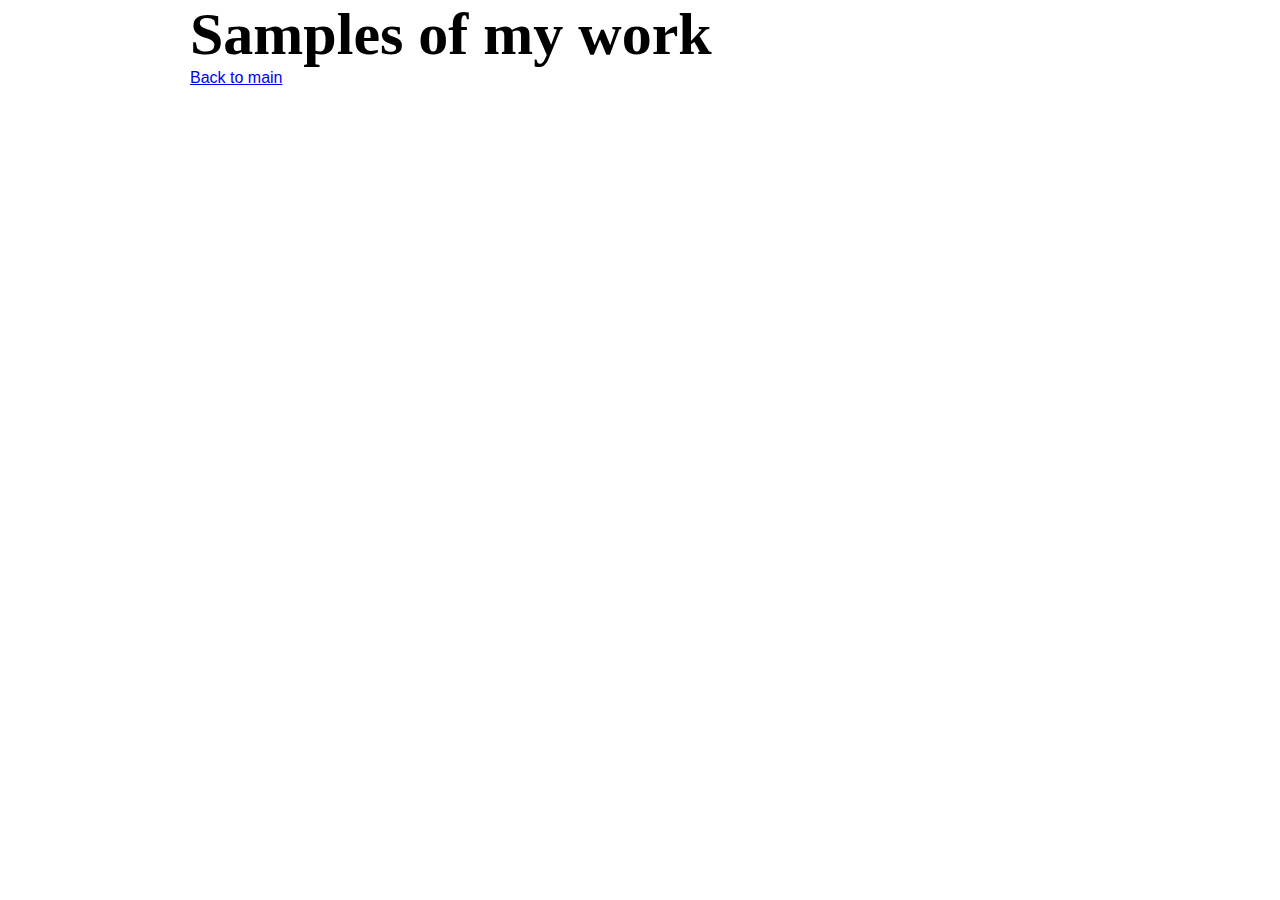
<file: work.html>
<!DOCTYPE html>
<html lang="en">
  <head>
    <meta charset="UTF-8" />
    <meta name="viewport" content="width=device-width, initial-scale=1.0" />
    <title>Work samples</title>
    <link rel="stylesheet" href="src/style.css" />
  </head>
  <body>
    <h1>Samples of my work</h1>
    <a href="index.html">Back to main</a>
  </body>
</html>
</file>
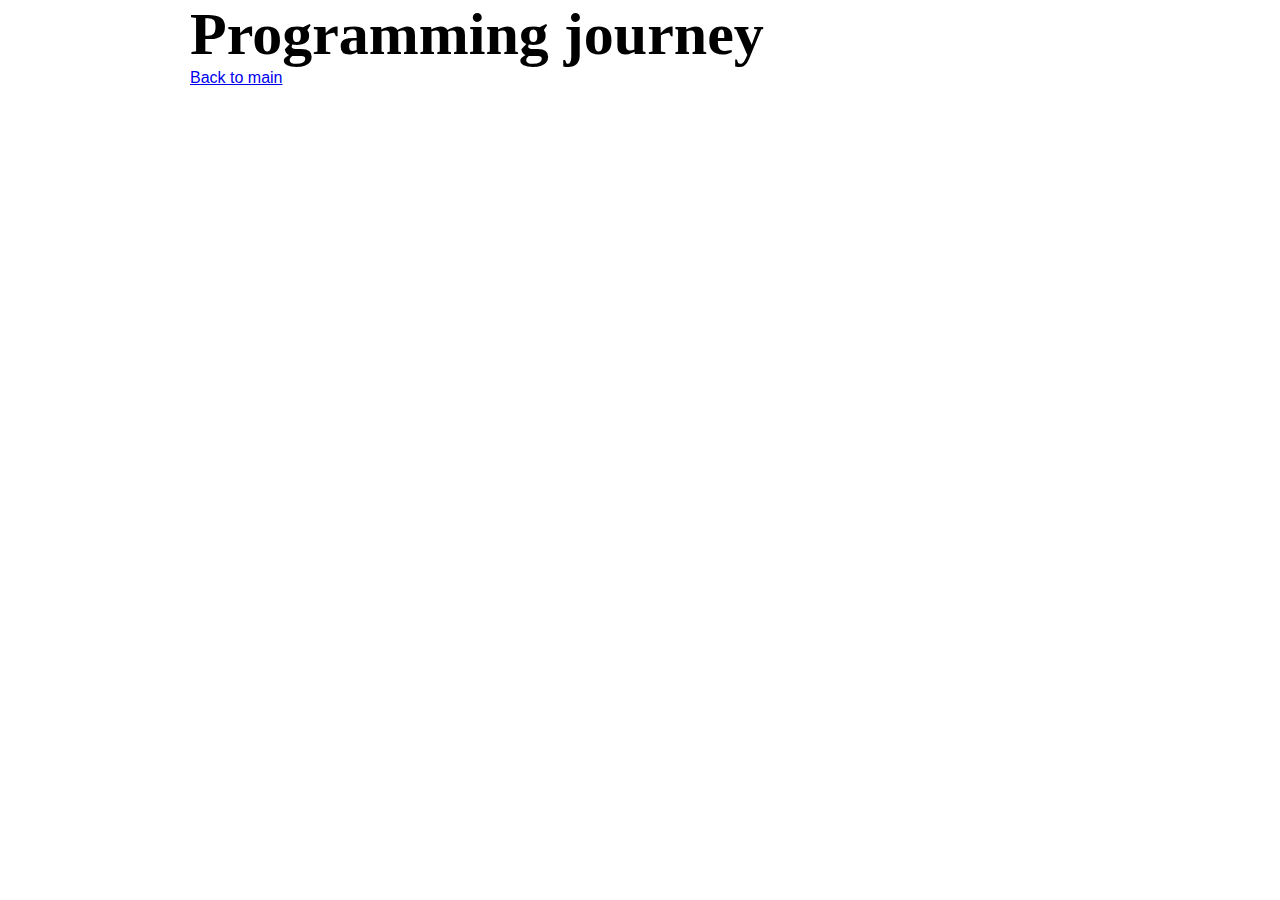
<file: blog/journey.html>
<!DOCTYPE html>
<html lang="en">
  <head>
    <meta charset="UTF-8" />
    <meta name="viewport" content="width=device-width, initial-scale=1.0" />
    <title>Programming journey</title>
    <link rel="stylesheet" href="/src/style.css" />
  </head>
  <body>
    <h1>Programming journey</h1>
  </body>
  <a href="../index.html">Back to main</a>
</html>
</file>
<file: src/style.css>
:root {
  --link-color: white;
  --link-background-color: #6c63ff;
  --secondary-color: #f5f7fe;
  --background-color: #f9f7fe;
  --box-shadow: 0 5px 10px rgba(0, 0, 0, 0.3);
  --heading-font-family: "Playfair Display", serif;
  --default-font-family: "Roboto", sans-serif;
  --link-hover-color: #0a58ca;
}

body {
  max-width: 900px;
  font-family: var(--default-font-family);
  margin: 0 auto;
}

h1,
h2,
h3,
h4,
h5,
h6 {
  margin: 0;
  font-family: var(--heading-font-family);
  font-weight: bold;
}

h1 {
  font-size: 60px;
}

h2 {
  font-size: 44px;
}

h3 {
  font-size: 24px;
  opacity: 0.7;
}
p {
  font-size: 18px;
  line-height: 1.5;
}

a:hover {
  color: #0a58ca;
}
img {
  display: inline-block;
}
footer {
  text-align: center;
}

select {
  display: block;
  font-size: 20px;
  width: 100%;
  padding: 10px;
  border-radius: 6px;
}
small {
  font-size: 22px;
  line-height: 44px;
  vertical-align: middle;
}

.navbar {
  background: var(--background-color);
}
.first-section {
  background: var(--background-color);
  text-align: center;
  padding: 100px 15px 0;
}
.navigation-links {
  display: flex;
  margin-top: 25px;
  justify-content: center;
}

.navigation-links a {
  margin: 20px;
  border-radius: 5px;
  padding: 15px 15px;
  text-decoration: none;
  text-transform: capitalize;
}

.contact-link {
  background: var(--link-background-color);
  box-shadow: var(--box-shadow);
  color: var(--link-color);
}

.homepage-link {
  color: var(--link-background-color);
  text-align: center;
  display: block;
}

.about-paragraphs {
  display: flex;
  margin: 30px 0;
}

.about-paragraphs p {
  margin: 10px;
}

.email-link {
  display: flex;
  justify-content: center;
  color: var(--link-background-color);
  font-size: 28px;
  text-decoration: none;
}

.email-link:hover {
  text-decoration: underline;
}

.app-link {
  border-radius: 4px;
  padding: 20px 15px;
  text-decoration: none;
  text-transform: capitalize;
  background: var(--link-background-color);
  box-shadow: var(--box-shadow);
  color: var(--link-color);
}
.footer-placeholder {
  border-top: 1px solid black;
  padding: 10px;
  text-align: center;
  margin: 25px 30px 0;
  font-size: 12px;
}

.container-worldclock {
  max-width: 600px;
  margin: 50px auto 10px;
  border-radius: 15px;
  background-color: var(--background-color);
  padding: 10px 50px 25px;
  box-shadow: var(--box-shadow);
}
.city {
  display: flex;
  margin: 10px;
  padding: 10px 0;
  justify-content: space-between;
  border-bottom: 1px dashed lightgray;
}
.city:last-child {
  border: none;
}
.date {
  margin: 3px;
  opacity: 0.7;
}
.time {
  align-content: flex-end;
  margin-left: 15px;
  font-size: 44px;
  font-weight: bold;
}

.weather-app {
  background: white;
  max-width: 800px;
  margin: 45px auto;
  box-shadow: 5px 5px 5px rgba(65, 50, 100, 0.08);
  border-radius: 16px;
  padding: 30px;
}
.search-form-input {
  background-color: var(--background-color);
  border: none;
  border-radius: 6px;
  width: 80%;
  font-size: 16px;
  padding: 15px 20px;
}

.search-button {
  background-color: var(--link-background-color);
  padding: 15px 30px;
  border: none;
  font-size: 16px;
  margin-left: 5px;
  border-radius: 6px;
  box-shadow: var(--box-shadow);

  color: white;
}
.search-button:hover {
  color: var(--link-hover-color);
}
.weather-app-data {
  display: flex;
  justify-content: space-between;
}
.actual-city {
  font-size: 38px;
  line-height: 48px;
}
.weather-app-details {
  font-size: 16px;
  color: rgba(39, 33, 66, 0.4);
  line-height: 24px;
  font-weight: 500;
}
.weather-app-details strong {
  color: #f65282;
}
.weather-app-temperature-container {
  display: flex;
}
.icon-actual-weather {
  width: 88px;
  height: 88px;
}
.temperature-value-actual-weather {
  font-size: 88px;
  line-height: 88px;
  font-weight: bold;
}
.temperature-unit-actual-weather {
  margin-top: 6px;
  font-size: 28px;
}
.weather-app-forecast {
  display: flex;
  justify-content: space-around;
  text-align: center;
  margin-top: 15px;
}
.forecast-day-name {
  font-size: 16px;
  color: rgba(39, 33, 66, 0.4);
}
.forecast-icon-day {
  width: 60px;
  height: 60px;
  margin: 10px;
}
.forecast-temperature-day {
  display: flex;
  justify-content: space-evenly;
  color: #f65282;
  font-size: 16px;
  font-weight: bold;
}
.forecast-min-temperature-day {
  opacity: 0.6;
}

@media (max-width: 992px) {
  h1 {
    font-size: 48px;
  }
  h2 {
    font-size: 36px;
  }

  h3 {
    font-size: 18px;
  }
  p {
    font-size: 16px;
    line-height: 1.3;
  }
  .email-link {
    font-size: 22px;
  }
}
@media (max-width: 768px) {
  body,
  h1,
  h2,
  h3,
  h4 {
    font-family: none;
  }
  h1 {
    font-size: 36px;
  }
  h2 {
    font-size: 28px;
  }

  h3 {
    font-size: 16px;
  }
  .email-link {
    font-size: 18px;
  }
}

@media (max-width: 576px) {
  h1 {
    font-size: 28px;
  }
  h2 {
    font-size: 24px;
  }

  h3 {
    font-size: 14px;
  }
  .email-link {
    font-size: 16px;
  }
}
</file>
